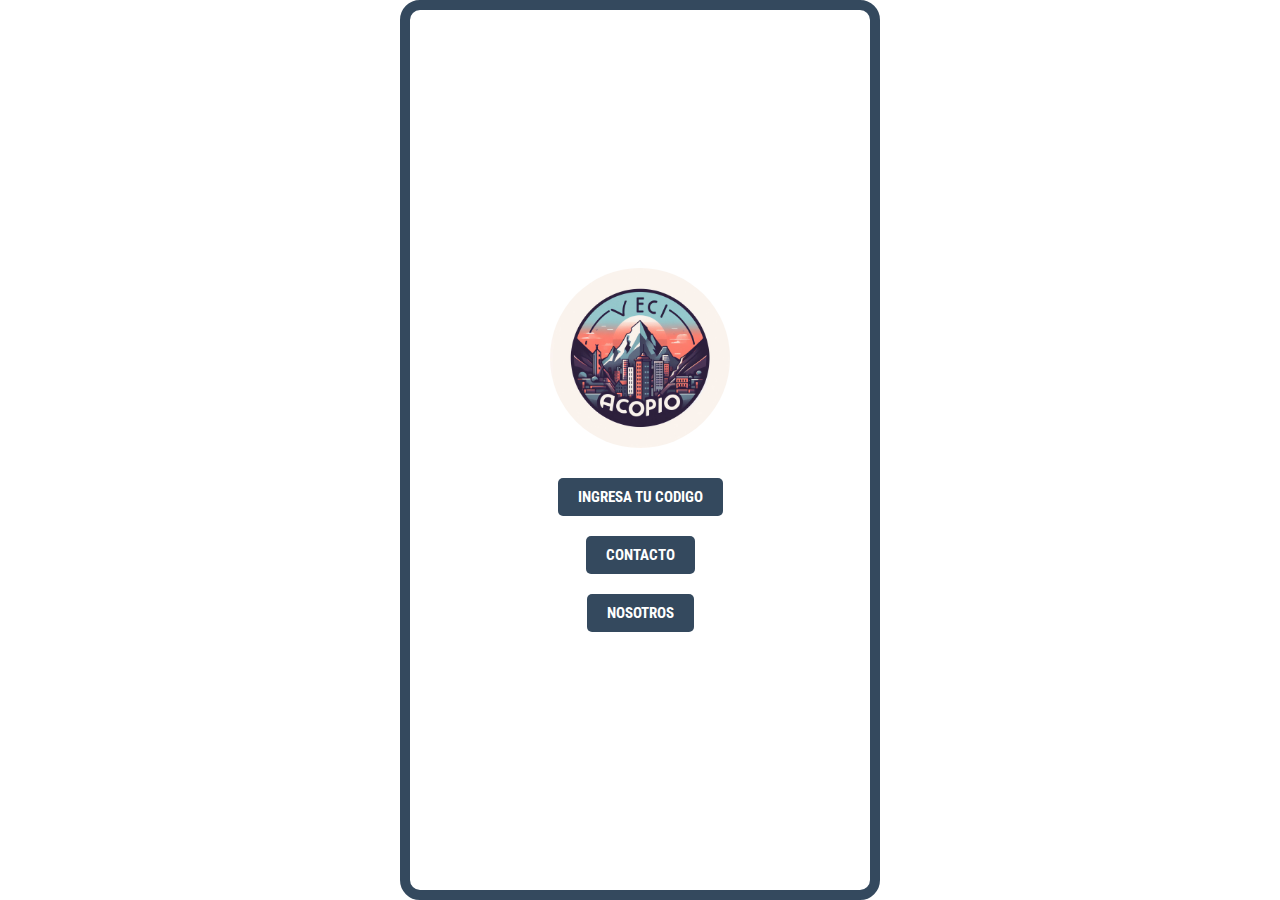
<file: index.html>
<!DOCTYPE html>
<html lang="es">
<head>
    <meta charset="UTF-8">
    <meta name="viewport" content="width=device-width, initial-scale=1.0">
    <title>Veci Acopio</title>
    <link rel="preconnect" href="https://fonts.googleapis.com">
    <link rel="preconnect" href="https://fonts.gstatic.com" crossorigin>
    <link href="https://fonts.googleapis.com/css2?family=Roboto+Condensed:wght@400;700&display=swap" rel="stylesheet">
    <link rel="stylesheet" href="css/estilos.css">
</head>
<body>
    <section class="main">
        <div class="main__imgBox">
            <img src="img/veci_acopio.png" alt="">
        </div>
        <div class="main__nav">
            <div class="main__nav__item">
                <a href="code.html" class="main__nav__item__link">Ingresa tu codigo</a>
            </div>
            <div class="main__nav__item">
                <a href="contacto.html" class="main__nav__item__link">Contacto</a>
            </div>
            <div class="main__nav__item">
                <a href="nosotros.html" class="main__nav__item__link">Nosotros</a>
            </div>
        </div>
    </section>
    <script src="js/codigo.js"></script>
</body>
</html>
</file>
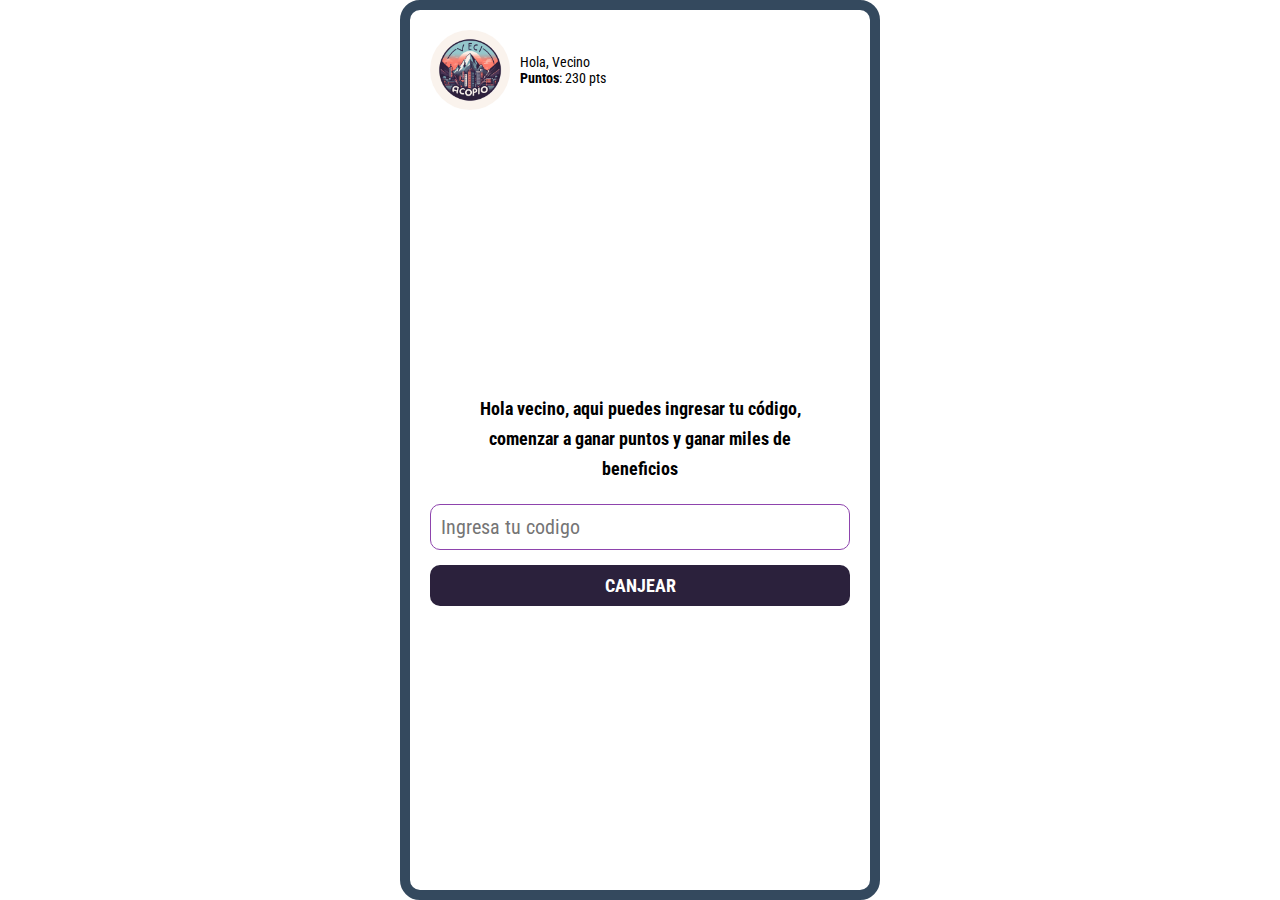
<file: code.html>
<!DOCTYPE html>
<html lang="es">
<head>
    <meta charset="UTF-8">
    <meta name="viewport" content="width=device-width, initial-scale=1.0">
    <title>Veci Acopio</title>
    <link rel="preconnect" href="https://fonts.googleapis.com">
    <link rel="preconnect" href="https://fonts.gstatic.com" crossorigin>
    <link href="https://fonts.googleapis.com/css2?family=Roboto+Condensed:wght@400;700&display=swap" rel="stylesheet">
    <link rel="stylesheet" href="https://cdnjs.cloudflare.com/ajax/libs/font-awesome/6.4.2/css/all.min.css" integrity="sha512-z3gLpd7yknf1YoNbCzqRKc4qyor8gaKU1qmn+CShxbuBusANI9QpRohGBreCFkKxLhei6S9CQXFEbbKuqLg0DA==" crossorigin="anonymous" referrerpolicy="no-referrer" />
    <link rel="stylesheet" href="css/estilos.css">
</head>
<body>
    
    <section class="code">
        <div class="code__top">
            <div class="code__top__left">
                <div class="code__top__left__imgBox">
                    <img src="img/veci_acopio.png" alt="">
                </div>
                <span class="code__top__left__saludo">
                    Hola, Vecino
                    <br>
                    <strong>Puntos</strong>: 230 pts
                </span>
            </div>
            <!-- <div class="code__top__menu">
                <i class="fa-solid fa-bars"></i>
            </div> -->
            <div class="code__top__right">
                <a href="./" class="code__top__right__return"><i class="fa-regular fa-circle-left"></i></a>
            </div>
        </div>
        <div class="code__main">
            <h2 class="code__titulo">
                Hola vecino, aqui puedes ingresar tu código, comenzar a ganar puntos y ganar miles de beneficios
            </h2>
            <form class="code__form" method="post" action="code.html">
                <input type="text" placeholder="Ingresa tu codigo" required>
                <input type="submit" value="Canjear">
            </form>
        </div>
    </section>
    <script src="js/codigo.js"></script>
</body>
</html>
</file>
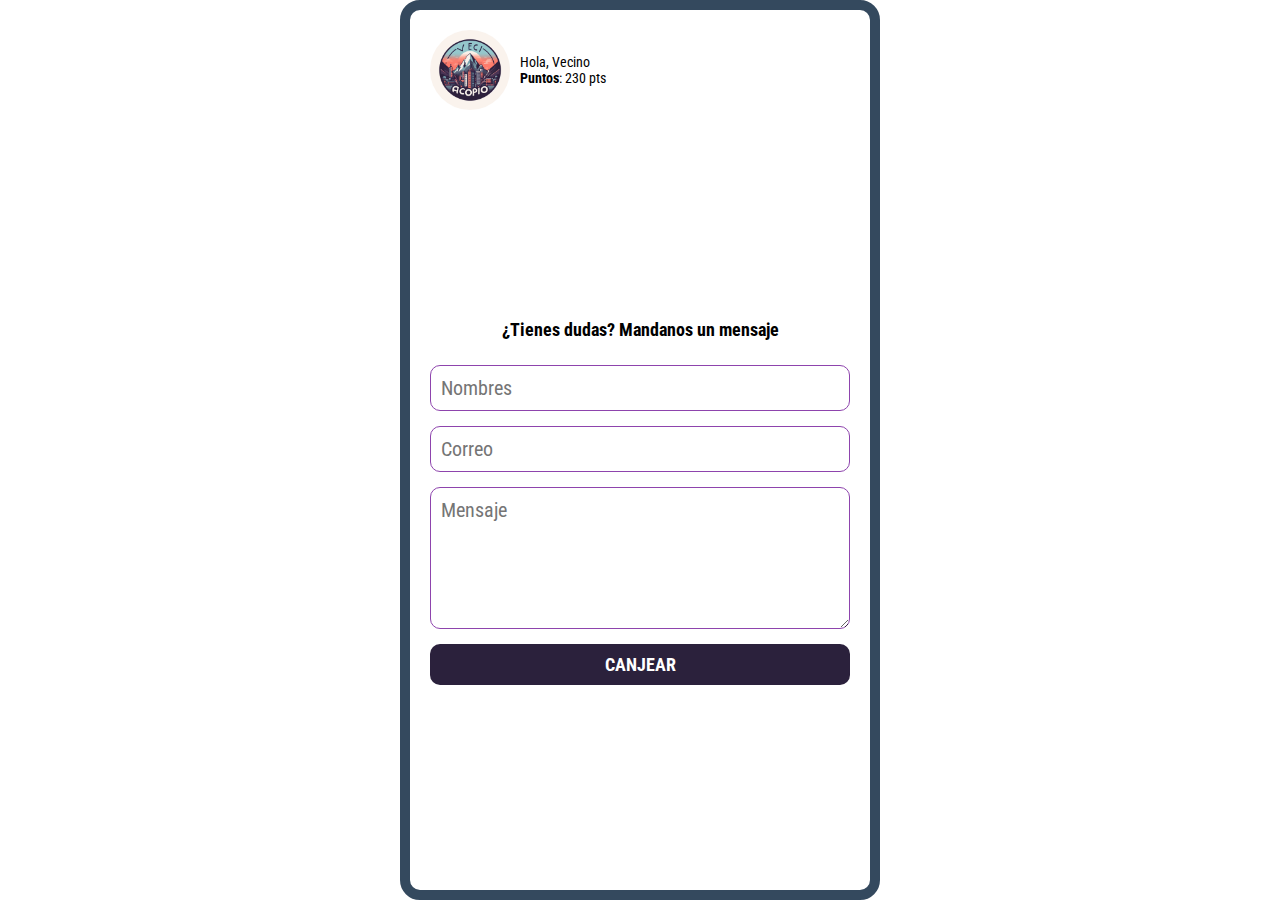
<file: contacto.html>
<!DOCTYPE html>
<html lang="es">
    <head>
        <meta charset="UTF-8" />
        <meta name="viewport" content="width=device-width, initial-scale=1.0" />
        <title>Veci Acopio</title>
        <link rel="preconnect" href="https://fonts.googleapis.com" />
        <link rel="preconnect" href="https://fonts.gstatic.com" crossorigin />
        <link
            href="https://fonts.googleapis.com/css2?family=Roboto+Condensed:wght@400;700&display=swap"
            rel="stylesheet"
        />
        <link
            rel="stylesheet"
            href="https://cdnjs.cloudflare.com/ajax/libs/font-awesome/6.4.2/css/all.min.css"
            integrity="sha512-z3gLpd7yknf1YoNbCzqRKc4qyor8gaKU1qmn+CShxbuBusANI9QpRohGBreCFkKxLhei6S9CQXFEbbKuqLg0DA=="
            crossorigin="anonymous"
            referrerpolicy="no-referrer"
        />
        <link rel="stylesheet" href="css/estilos.css" />
    </head>
    <body>
        <section class="code">
            <div class="code__top">
                <div class="code__top__left">
                    <div class="code__top__left__imgBox">
                        <img src="img/veci_acopio.png" alt="" />
                    </div>
                    <span class="code__top__left__saludo">
                        Hola, Vecino
                        <br />
                        <strong>Puntos</strong>: 230 pts
                    </span>
                </div>
                <!-- <div class="code__top__menu">
                <i class="fa-solid fa-bars"></i>
            </div> -->
                <div class="code__top__right">
                    <a href="./" class="code__top__right__return"
                        ><i class="fa-regular fa-circle-left"></i
                    ></a>
                </div>
            </div>
            <div class="code__main">
                <h2 class="code__titulo">
                    ¿Tienes dudas? Mandanos un mensaje
                </h2>
                <form class="code__form" method="post" action="contacto.html">
                    <input
                        type="text"
                        placeholder="Nombres"
                        required
                    />
                    <input
                        type="email"
                        placeholder="Correo"
                        required
                    />
                    <textarea name="" id="" cols="30" rows="5" placeholder="Mensaje"></textarea>
                    <input type="submit" value="Canjear" />
                </form>
            </div>
        </section>
        <script src="js/codigo.js"></script>
    </body>
</html>
</file>
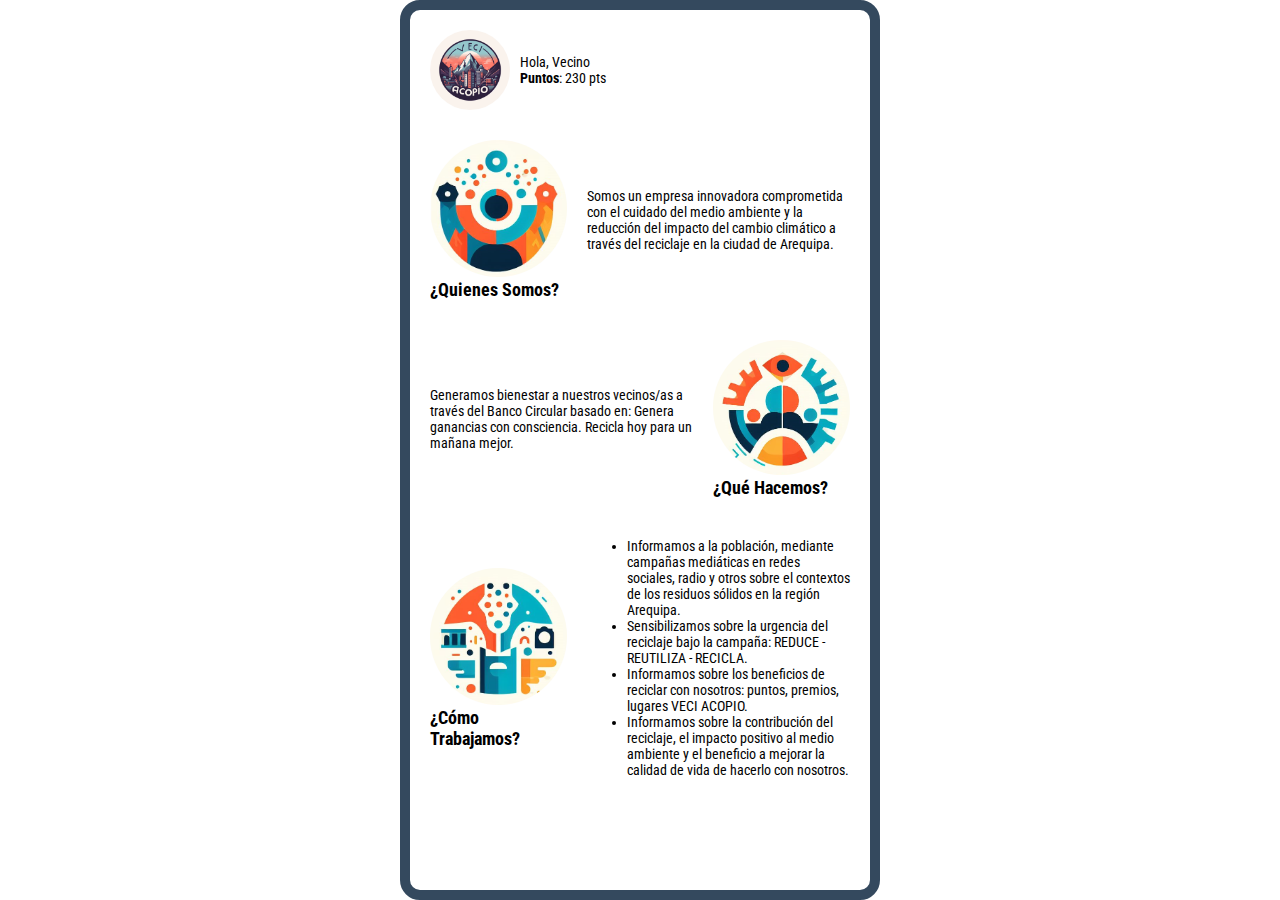
<file: nosotros.html>
<!DOCTYPE html>
<html lang="es">
    <head>
        <meta charset="UTF-8" />
        <meta name="viewport" content="width=device-width, initial-scale=1.0" />
        <title>Veci Acopio</title>
        <link rel="preconnect" href="https://fonts.googleapis.com" />
        <link rel="preconnect" href="https://fonts.gstatic.com" crossorigin />
        <link
            href="https://fonts.googleapis.com/css2?family=Roboto+Condensed:wght@400;700&display=swap"
            rel="stylesheet"
        />
        <link
            rel="stylesheet"
            href="https://cdnjs.cloudflare.com/ajax/libs/font-awesome/6.4.2/css/all.min.css"
            integrity="sha512-z3gLpd7yknf1YoNbCzqRKc4qyor8gaKU1qmn+CShxbuBusANI9QpRohGBreCFkKxLhei6S9CQXFEbbKuqLg0DA=="
            crossorigin="anonymous"
            referrerpolicy="no-referrer"
        />
        <link rel="stylesheet" href="css/estilos.css" />
    </head>
    <body>
        <section class="code">
            <div class="code__top">
                <div class="code__top__left">
                    <div class="code__top__left__imgBox">
                        <img src="img/veci_acopio.png" alt="" />
                    </div>
                    <span class="code__top__left__saludo">
                        Hola, Vecino
                        <br />
                        <strong>Puntos</strong>: 230 pts
                    </span>
                </div>
                <div class="code__top__right">
                    <a href="./" class="code__top__right__return"
                        ><i class="fa-regular fa-circle-left"></i
                    ></a>
                </div>
            </div>
            <div class="code__detalle">
                <div class="code__detalle__row">
                    <div class="code__detalle__row__imgBox">
                        <div class="code__detalle__row__imgBox--img">
                            <img src="img/quienes_somos.png" alt="">
                        </div>
                        <p class="code__detalle__row__imgBox--titulo">
                            ¿Quienes Somos?
                        </p>
                    </div>
                    <div class="code__detalle__row__data">
                        Somos un empresa innovadora comprometida con el cuidado del medio ambiente y la reducción del impacto del cambio climático a través del reciclaje en la ciudad de Arequipa.
                    </div>
                </div>
                <div class="code__detalle__row">
                    <div class="code__detalle__row__data">
                        Generamos bienestar a nuestros vecinos/as a través del Banco Circular basado en: Genera ganancias con consciencia. Recicla hoy para un mañana mejor.
                    </div>
                    <div class="code__detalle__row__imgBox">
                        <div class="code__detalle__row__imgBox--img">
                            <img src="img/que_hacemos.png" alt="">
                        </div>
                        <p class="code__detalle__row__imgBox--titulo">
                            ¿Qué Hacemos?
                        </p>
                    </div>
                </div>
                <div class="code__detalle__row">
                    <div class="code__detalle__row__imgBox">
                        <div class="code__detalle__row__imgBox--img">
                            <img src="img/como_trabajamos.png" alt="">
                        </div>
                        <p class="code__detalle__row__imgBox--titulo">
                            ¿Cómo Trabajamos?
                        </p>
                    </div>
                    <div class="code__detalle__row__data">
                        <ul>
                            <li>Informamos a la población, mediante campañas mediáticas en redes sociales, radio y otros sobre el contextos de los residuos sólidos en la región Arequipa.</li>
                            <li>Sensibilizamos sobre la urgencia del reciclaje bajo la campaña: REDUCE - REUTILIZA - RECICLA.</li>
                            <li>Informamos sobre los beneficios de reciclar con nosotros: puntos, premios, lugares VECI ACOPIO.</li>
                            <li>Informamos sobre la contribución del reciclaje, el impacto positivo al medio ambiente y el beneficio a mejorar la calidad de vida de hacerlo con nosotros.
                            </li>
                        </ul>
                    </div>
                </div>
            </div>
        </section>
    </body>
</html>
</file>
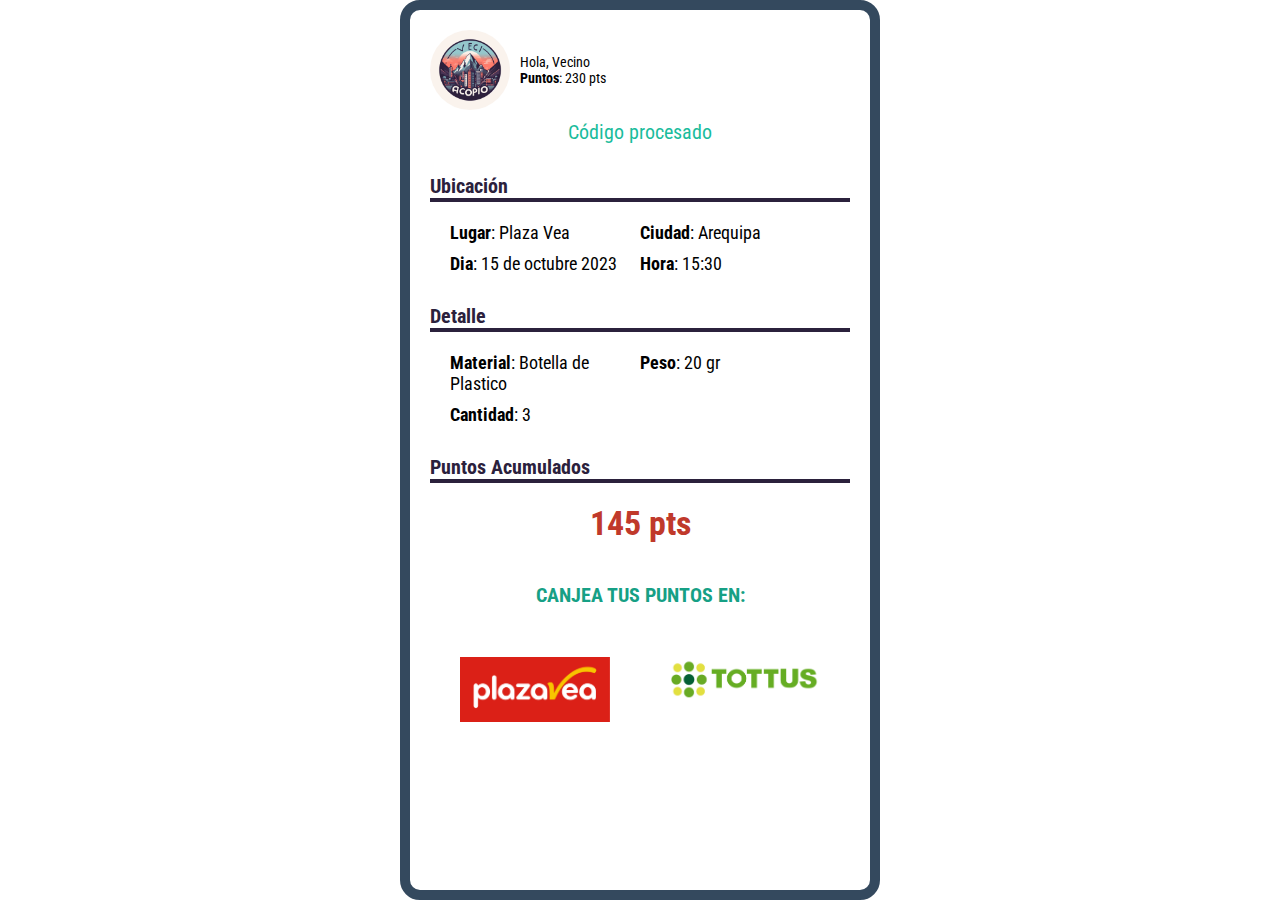
<file: proceso.html>
<!DOCTYPE html>
<html lang="es">
  <head>
    <meta charset="UTF-8" />
    <meta name="viewport" content="width=device-width, initial-scale=1.0" />
    <title>Veci Acopio</title>
    <link rel="preconnect" href="https://fonts.googleapis.com" />
    <link rel="preconnect" href="https://fonts.gstatic.com" crossorigin />
    <link
      href="https://fonts.googleapis.com/css2?family=Roboto+Condensed:wght@400;700&display=swap"
      rel="stylesheet"
    />
    <link rel="stylesheet" href="https://cdnjs.cloudflare.com/ajax/libs/font-awesome/6.4.2/css/all.min.css" integrity="sha512-z3gLpd7yknf1YoNbCzqRKc4qyor8gaKU1qmn+CShxbuBusANI9QpRohGBreCFkKxLhei6S9CQXFEbbKuqLg0DA==" crossorigin="anonymous" referrerpolicy="no-referrer" />
    <link rel="stylesheet" href="css/estilos.css" />
  </head>
  <body>
    <section class="code">
        <div class="code__top">
            <div class="code__top__left">
                <div class="code__top__left__imgBox">
                    <img src="img/veci_acopio.png" alt="">
                </div>
                <span class="code__top__left__saludo">
                    Hola, Vecino
                    <br>
                    <strong>Puntos</strong>: 230 pts
                </span>
            </div>
            <div class="code__top__right">
                <a href="./" class="code__top__right__return"><i class="fa-regular fa-circle-left"></i></a>
            </div>
        </div>
        <div class="code__mensaje">
            Código procesado
        </div>
        <div class="code__detalle">
            <h2 class="code__detalle__titulo">Ubicación</h2>
            <div class="code__detalle__box">
                <div class="code__detalle__box__col">
                    <div class="code__detalle__box__col__group">
                        <span>Lugar</span>: Plaza Vea
                    </div>
                    <div class="code__detalle__box__col__group">
                        <span>Dia</span>: 15 de octubre 2023
                    </div>
                </div>
                <div class="code__detalle__box__col">
                    <div class="code__detalle__box__col__group">
                        <span>Ciudad</span>: Arequipa
                    </div>
                    <div class="code__detalle__box__col__group">
                        <span>Hora</span>: 15:30
                    </div>
                </div>
            </div>
            <h2 class="code__detalle__titulo">Detalle</h2>
            <div class="code__detalle__box">
                <div class="code__detalle__box__col">
                    <div class="code__detalle__box__col__group">
                        <span>Material</span>: Botella de Plastico
                    </div>
                    <div class="code__detalle__box__col__group">
                        <span>Cantidad</span>: 3
                    </div>
                </div>
                <div class="code__detalle__box__col">
                    <div class="code__detalle__box__col__group">
                        <span>Peso</span>: 20 gr
                    </div>
                </div>
            </div>
            <h2 class="code__detalle__titulo">Puntos Acumulados</h2>
            <div class="code__detalle__puntos">
                145 pts
            </div>
            <h3 class="code__detalle__tituloCanje">
                Canjea tus puntos en:
            </h3>
            <div class="code__detalle__imgBox">
                <div class="code__detalle__imgBox__box">
                    <img src="img/vea.png" alt="">
                </div>
                <div class="code__detalle__imgBox__box">
                    <img src="img/tottus.png" alt="">
                </div>
            </div>
        </div>
    </section>
      
  </body>
</html>
</file>
<file: css/estilos.css>
* {
    margin: 0;
    padding: 0;
    box-sizing: border-box;
}

html {
    font-size: 62.5%;
}
@media only screen and (max-width: 36em) {
    html {
        font-size: 50%;
    }
}

a {
    text-decoration: none;
    display: inline-block;
}

ul,
ol {
    list-style: none;
}

.main {
    max-width: 48em;
    border: 10px solid #34495e;
    border-radius: 20px;
    height: 100vh;
    margin-left: auto;
    margin-right: auto;
    display: flex;
    flex-direction: column;
    align-items: center;
    justify-content: center;
}
.main__nav {
    margin-top: 3rem;
    display: flex;
    flex-direction: column;
    align-items: center;
    row-gap: 2rem;
}
.main__nav__item__link {
    font-family: 'Roboto Condensed', sans-serif;
    text-transform: uppercase;
    color: white;
    font-size: 1.5rem;
    font-weight: 700;
    background-color: #34495e;
    padding: 1rem 2rem;
    border-radius: 0.5rem;
}
.main__imgBox {
    width: 18rem;
    height: 18rem;
    border-radius: 50%;
}
.main__imgBox img {
    width: 100%;
    border-radius: 50%;
}
.main__titulo {
    font-family: 'Roboto Condensed', sans-serif;
    font-size: 1.8rem;
    text-align: center;
    margin: 2rem 0;
    padding: 0 2rem;
    line-height: 3rem;
}
.main__form {
    display: flex;
    flex-direction: column;
    row-gap: 1.5rem;
}
.main__form input[type='text'], {
    outline: 0;
    font-size: 2rem;
    border: 1px solid #8e44ad;
    border-radius: 1rem;
    padding: 1rem;
    font-family: 'Roboto Condensed', sans-serif;
}
.main__form input[type='submit'] {
    border: none;
    outline: 0;
    font-family: 'Roboto Condensed', sans-serif;
    font-size: 1.8rem;
    text-transform: uppercase;
    padding: 1rem;
    font-weight: 700;
    background-color: #2b213c;
    color: white;
    border-radius: 1rem;
}

.code {
    max-width: 48em;
    border: 10px solid #34495e;
    border-radius: 20px;
    height: 100vh;
    margin-left: auto;
    margin-right: auto;
    padding: 2rem;
}
.code__main {
    height: calc(100% - 8rem);
    display: flex;
    flex-direction: column;
    justify-content: center;
}
.code__titulo {
    font-family: 'Roboto Condensed', sans-serif;
    font-size: 1.8rem;
    text-align: center;
    margin: 2rem 0;
    padding: 0 2rem;
    line-height: 3rem;
}
.code__form {
    display: flex;
    flex-direction: column;
    row-gap: 1.5rem;
}
.code__form input[type='text'],
.code__form input[type='email'],
.code__form textarea {
    outline: 0;
    font-size: 2rem;
    border: 1px solid #8e44ad;
    border-radius: 1rem;
    padding: 1rem;
    font-family: 'Roboto Condensed', sans-serif;
}
.code__form input[type='submit'] {
    border: none;
    outline: 0;
    font-family: 'Roboto Condensed', sans-serif;
    font-size: 1.8rem;
    text-transform: uppercase;
    padding: 1rem;
    font-weight: 700;
    background-color: #2b213c;
    color: white;
    border-radius: 1rem;
}
.code__top {
    display: flex;
    justify-content: space-between;
    align-items: center;
}
.code__top__left {
    display: flex;
    align-items: center;
    column-gap: 1rem;
}
.code__top__left__imgBox {
    width: 8rem;
    height: 8rem;
    border-radius: 50%;
}
.code__top__left__imgBox img {
    width: 100%;
    border-radius: 50%;
}
.code__top__left__saludo {
    font-family: 'Roboto Condensed', sans-serif;
    font-size: 1.4rem;
}
.code__top__right a {
    font-size: 2.8rem;
}
.code__mensaje {
    font-size: 2rem;
    color: #1abc9c;
    text-align: center;
    font-family: 'Roboto Condensed', sans-serif;
    margin: 1rem 0;
}
.code__detalle {
    margin-top: 3rem;
}
.code__detalle__titulo {
    font-family: 'Roboto Condensed', sans-serif;
    font-size: 2rem;
    color: #2b213c;
    border-bottom: 0.4rem solid #2b213c;
}
.code__detalle__box {
    display: flex;
    padding: 2rem;
}
.code__detalle__box__col {
    width: 50%;
}
.code__detalle__box__col__group {
    font-family: 'Roboto Condensed', sans-serif;
    margin-bottom: 1rem;
    font-size: 1.8rem;
}
.code__detalle__box__col__group span {
    font-weight: 700;
}
.code__detalle__puntos {
    font-size: 3.4rem;
    font-family: 'Roboto Condensed', sans-serif;
    text-align: center;
    padding: 2rem 0;
    color: #c0392b;
    font-weight: 700;
}
.code__detalle__tituloCanje {
    font-size: 2rem;
    font-family: 'Roboto Condensed', sans-serif;
    text-transform: uppercase;
    text-align: center;
    padding: 2rem 0;
    color: #16a085;
    font-weight: 700;
}
.code__detalle__imgBox {
    display: flex;
    flex-wrap: wrap;
}
.code__detalle__imgBox__box {
    width: 50%;
    padding: 3rem;
}
.code__detalle__imgBox__box img {
    width: 100%;
}
.code__detalle__row {
    display: flex;
    flex-wrap: wrap;
    align-items: center;
    column-gap: 2rem;
    margin-bottom: 4rem;
}
.code__detalle__row__imgBox{
  width: calc(35% - 1rem);
}
.code__detalle__row__imgBox--img {
    border-radius: 50%;
}
.code__detalle__row__imgBox--titulo {
    font-family: 'Roboto Condensed', sans-serif;
    font-size: 1.8rem;
    font-weight: 700;
}
.code__detalle__row__imgBox--img img {
    width: 100%;
    border-radius: 50%;
}
.code__detalle__row__data{
    font-family: 'Roboto Condensed', sans-serif;
    font-size: 1.4rem;
    width: calc(65% - 1rem)
    /* font-weight: 700; */
}
.code__detalle__row__data ul{
  list-style: disc;
  padding-left: 4rem;
}
/*# sourceMappingURL=estilos.css.map */
</file>
